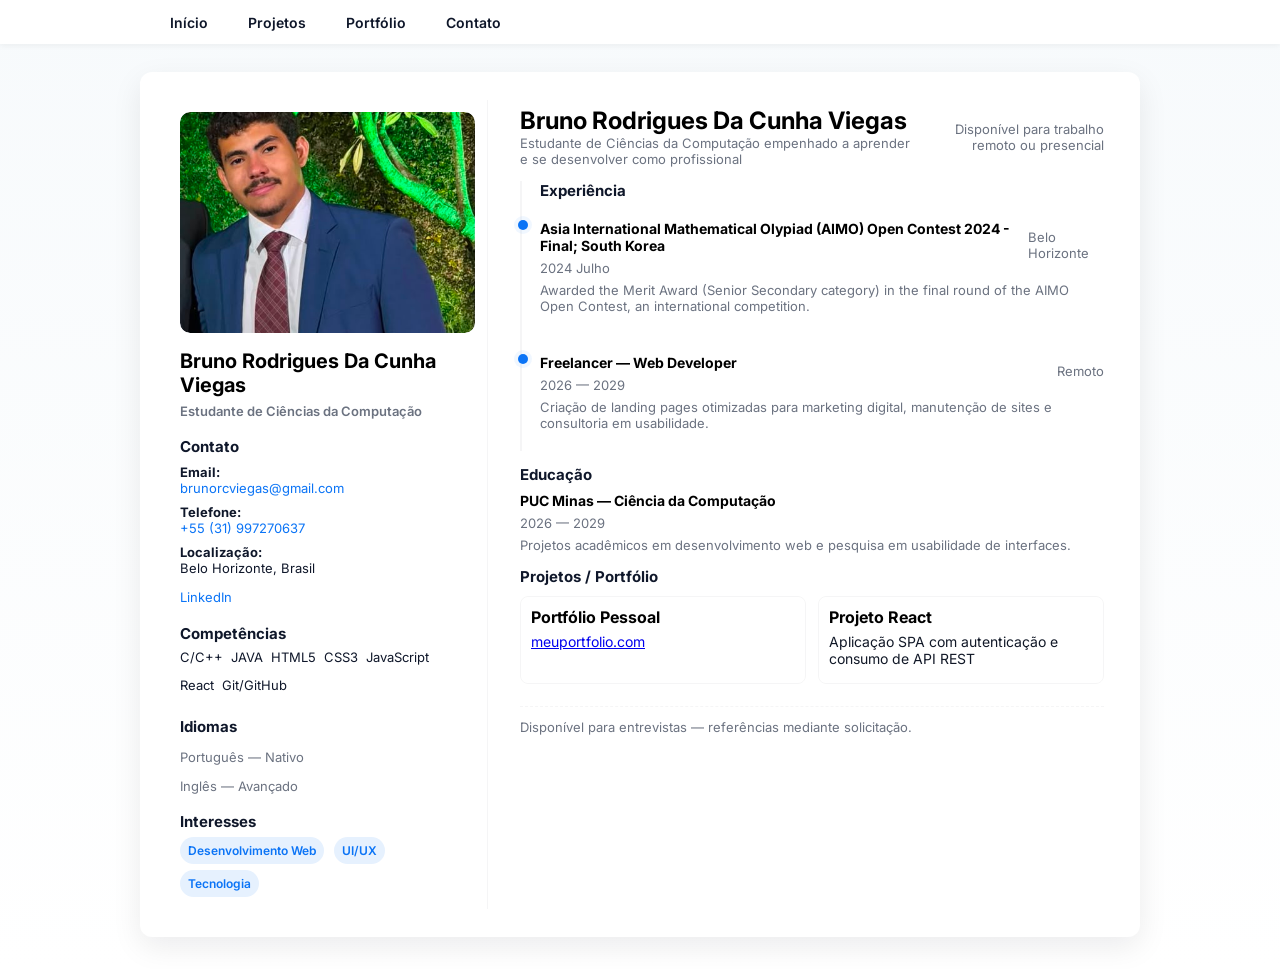
<file: Semana3/public/index.html>
<!doctype html>
<html lang="pt-BR">
<head>
  <meta charset="utf-8" />
  <meta name="viewport" content="width=device-width,initial-scale=1" />
  <title>Currículo — João Pedro Fernandes</title>
  <meta name="description" content="Currículo em HTML/CSS de João Pedro Fernandes" />

  <!-- Fonte (substitua se preferir) -->
  <link href="https://fonts.googleapis.com/css2?family=Inter:wght@300;400;600;700&display=swap" rel="stylesheet">
  <link rel="stylesheet" href="style.css">
</head>
<body>
  <header class="site-header">
    <nav class="navbar">
      <ul>
        <li><a href="index.html">Início</a></li>
        <li><a href="projetos.html">Projetos</a></li>
        <li><a href="portfolio.html">Portfólio</a></li>
        <li><a href="contato.html">Contato</a></li>
      </ul>
    </nav>
  </header>

  <article class="cv-wrap" role="article" aria-label="Currículo">

    <!-- SIDEBAR -->
    <aside class="sidebar" aria-label="Informações pessoais">
      <div class="photo" aria-hidden="true">
        <img src="fotoBruno.jpeg" alt="Foto de Bruno" style="width:100%;height:100%;object-fit:cover;border-radius:10px;"/>
      </div>
      <div class="profile">
        <div class="name">Bruno Rodrigues Da Cunha Viegas</div>
        <div class="role">Estudante de Ciências da Computação</div>
      </div>

      <div class="contact">
        <h3>Contato</h3>
        <p><strong>Email:</strong> <br><a href="brunorcviegas@gmail.com">brunorcviegas@gmail.com</a></p>
        <p><strong>Telefone:</strong> <br><a href="tel:+5531997270637">+55 (31) 997270637</a></p>
        <p><strong>Localização:</strong> <br>Belo Horizonte, Brasil</p>

        <div style="margin-top:10px">
          <a class="muted" href="https://www.linkedin.com/in/bruno-rodrigues-viegas?utm_source=share_via&utm_content=profile&utm_medium=member_ios">LinkedIn</a>
        </div>
      </div>

      <div class="section">
        <h3>Competências</h3>
        <div class="skill-list">
          <span class="skill">C/C++</span>
          <span class="skill">JAVA</span>
          <span class="skill">HTML5</span>
          <span class="skill">CSS3</span>
          <span class="skill">JavaScript</span>
          <span class="skill">React</span>
          <span class="skill">Git/GitHub</span>
        </div>
      </div>

      <div class="section">
        <h3>Idiomas</h3>
        <p class="muted">Português — Nativo</p>
        <p class="muted">Inglês — Avançado</p>
      </div>

      <div class="section">
        <h3>Interesses</h3>
        <span class="tag">Desenvolvimento Web</span>
        <span class="tag">UI/UX</span>
        <span class="tag">Tecnologia</span>
      </div>

    </aside>

    <!-- MAIN -->
    <main class="main">
      <header class="headline">
        <div>
          <h2 style="margin:0">Bruno Rodrigues Da Cunha Viegas</h2>
          <div class="muted">Estudante de Ciências da Computação empenhado a aprender e se desenvolver como profissional</div>
        </div>
        <div style="text-align:right">
          <div class="muted">Disponível para trabalho remoto ou presencial</div>
        </div>
      </header>

      <section class="summary item">
        <h3></h3>
        <p class="desc"></p>
      </section>

      <section class="experience item">
        <h3>Experiência</h3>

        <div class="exp-row">
          <div class="meta">
            <div>
              <h4>Asia International Mathematical Olypiad (AIMO) Open Contest 2024 - Final; South Korea</h4>
              <div class="muted">2024 Julho</div>
            </div>
            <div class="muted">Belo Horizonte</div>
          </div>
          <p class="desc">Awarded the Merit Award (Senior Secondary category) in the final round of the AIMO Open Contest, an international competition.</p>
        </div>

        <div class="exp-row">
          <div class="meta">
            <div>
              <h4>Freelancer — Web Developer</h4>
              <div class="muted">2026 — 2029</div>
            </div>
            <div class="muted">Remoto</div>
          </div>
          <p class="desc">Criação de landing pages otimizadas para marketing digital, manutenção de sites e consultoria em usabilidade.</p>
        </div>
      </section>

      <section class="item">
        <h3>Educação</h3>
        <div style="margin-top:8px">
          <h4>PUC Minas — Ciência da Computação</h4>
          <div class="muted">2026 — 2029</div>
          <p class="desc">Projetos acadêmicos em desenvolvimento web e pesquisa em usabilidade de interfaces.</p>
        </div>
      </section>

      <section class="item">
        <h3>Projetos / Portfólio</h3>
        <div style="display:grid; grid-template-columns:repeat(auto-fit, minmax(180px,1fr)); gap:12px; margin-top:10px">
          <div style="padding:10px; border-radius:8px; border:1px solid rgba(15,23,42,0.04)">
            <strong>Portfólio Pessoal</strong>
            <p class="muted"><a href="https://meuportfolio.com">meuportfolio.com</a></p>
          </div>
          <div style="padding:10px; border-radius:8px; border:1px solid rgba(15,23,42,0.04)">
            <strong>Projeto React</strong>
            <p class="muted">Aplicação SPA com autenticação e consumo de API REST</p>
          </div>
        </div>
      </section>

      <footer style="margin-top:22px; border-top:1px dashed rgba(15,23,42,0.04); padding-top:12px">
        <div class="muted">Disponível para entrevistas — referências mediante solicitação.</div>
      </footer>

    </main>
  </article>
</body>
</html>
</file>
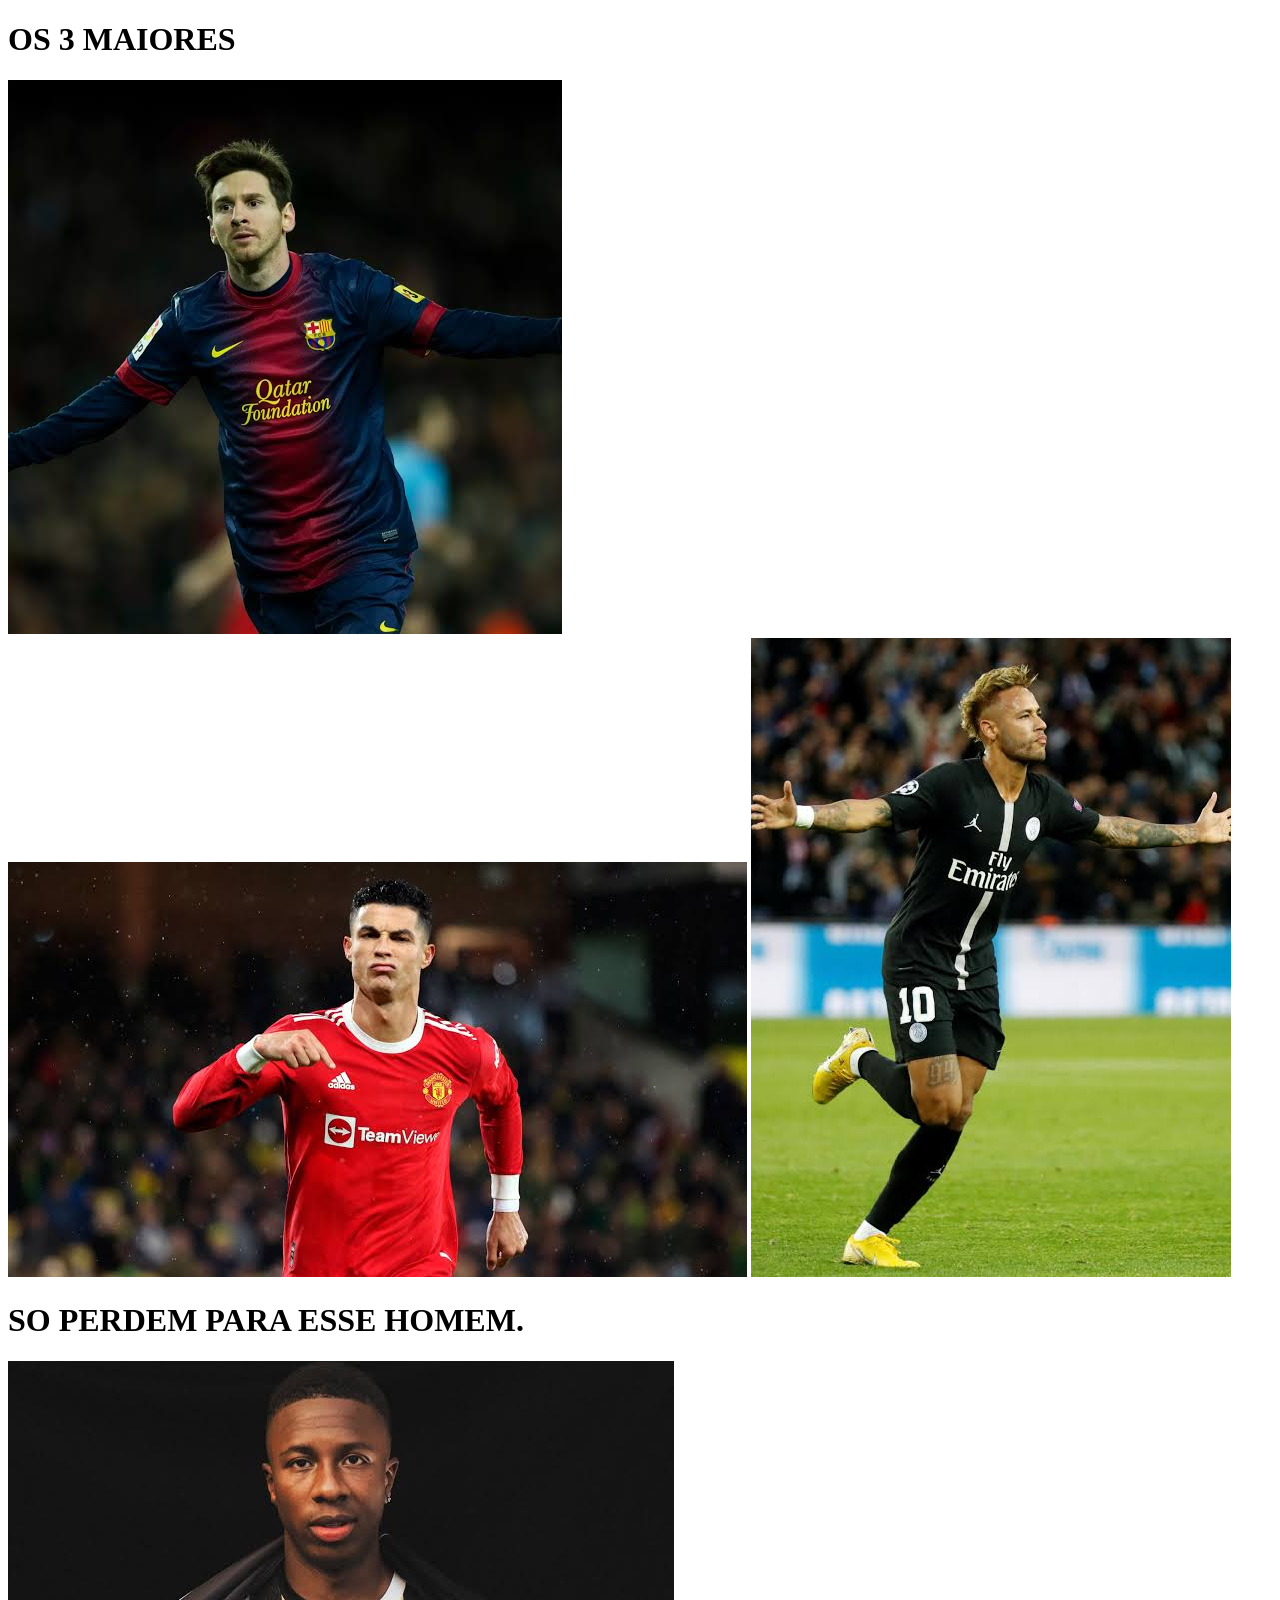
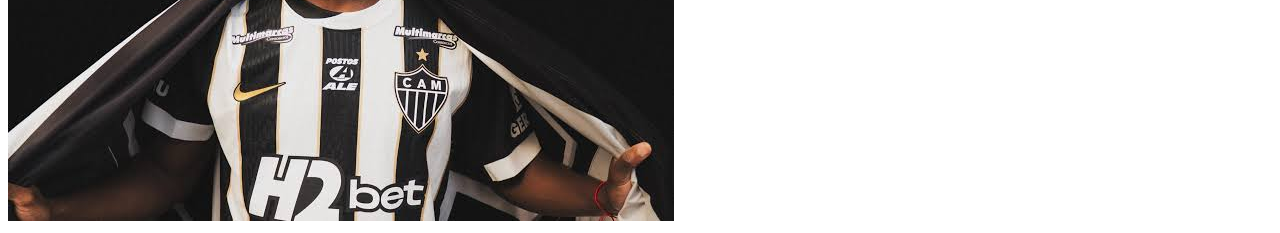
<file: teste.html>
<!DOCTYPE html>
<html lang="en">
<head>
    <meta charset="UTF-8">
    <meta name="viewport" content="width=device-width, initial-scale=1.0">
    <title>Trabalho1</title>
</head>
<body>
    <h1>OS 3 MAIORES</h1>
    <h1> </h1>
    <img src="messi.jpg" alt="">
    <img src="cr7.jpg" alt="">
    <img src="ney.jpg" alt="">
    <h1>SO PERDEM PARA ESSE HOMEM.</h1>
    <img src="minda.jpg" alt="">
    
</body>
</html>
</file>
<file: Semana3/public/style.css>
:root{
  --accent:#0b74f6;
  --muted:#6b7280;
  --bg:#f7fafc;
  --card:#ffffff;
  --max-width:1000px;
  --radius:12px;
  color-scheme: light;
}

*{box-sizing:border-box}
html,body{ scroll-behavior:smooth;}
body{
  margin:0;
  font-family:Inter, system-ui, -apple-system, 'Segoe UI', Roboto, 'Helvetica Neue', Arial;
  background:linear-gradient(180deg, var(--bg), #fff);
  -webkit-font-smoothing:antialiased;
  -moz-osx-font-smoothing:grayscale;
  padding:72px 16px 32px; /* espaço para o menu fixo */
  display:flex;
  justify-content:center;
}

/* NAVBAR */
.site-header{
  position:fixed;
  top:0; left:0; right:0;
  background:var(--card);
  box-shadow:0 2px 6px rgba(0,0,0,0.05);
  z-index:1000;
}
.navbar{
  max-width:var(--max-width);
  margin:0 auto;
  padding:12px 20px;
}
.navbar ul{
  margin:0;
  padding:0;
  list-style:none;
  display:flex;
  gap:20px;
}
.navbar a{
  color:#0f172a;
  font-weight:600;
  text-decoration:none;
  font-size:14px;
  transition:color .2s, background .2s;
  padding:6px 10px;
  border-radius:6px;
}
.navbar a:hover{
  color:white;
  background:var(--accent);
}

.cv-wrap{
  width:100%;
  max-width:var(--max-width);
  background:var(--card);
  border-radius:var(--radius);
  box-shadow:0 10px 30px rgba(2,6,23,0.08);
  overflow:hidden;
  display:grid;
  grid-template-columns: 320px 1fr;
  gap:24px;
  padding:28px;
}

/* SIDEBAR */
.sidebar{
  padding:12px 12px;
  border-right:1px solid rgba(15,23,42,0.04);
}

.photo{
  width:100%;
  aspect-ratio: 4/3;
  background:linear-gradient(135deg, rgba(11,116,246,0.08), rgba(11,116,246,0.02));
  border-radius:10px;
  display:flex;
  align-items:center;
  justify-content:center;
  font-weight:600;
  color:var(--accent);
  font-size:14px;
  margin-bottom:16px;
  overflow:hidden;
}

.name{font-size:20px; font-weight:700; margin:6px 0}
.role{color:var(--muted); font-weight:600; font-size:13px}

.contact, .section{margin-top:18px}
.contact p{margin:8px 0; font-size:13px; color:#0f172a}
.contact a{color:var(--accent); text-decoration:none}
.contact a:hover{text-decoration:underline}
.contact small{display:block; color:var(--muted); font-size:12px}

.tag{
  display:inline-block;
  padding:6px 8px;
  border-radius:999px;
  background:rgba(11,116,246,0.1);
  color:var(--accent);
  font-weight:600;
  font-size:12px;
  margin:6px 6px 0 0;
}

.skill-list{display:flex; flex-wrap:wrap}
.skill{font-size:13px; color:#0f172a; margin:6px 8px 6px 0}

/* MAIN */
.main{padding:6px 8px}
.headline{display:flex; align-items:center; justify-content:space-between}
.summary{color:#0f172a; margin-top:12px; line-height:1.45}

h3{margin:0; font-size:15px; color:#0f172a}
.muted{color:var(--muted); font-size:13px}

.item{margin-top:14px}
.item .meta{display:flex; align-items:center; justify-content:space-between}
.item h4{margin:6px 0; font-size:14px}
.item p{margin:6px 0; color:#111827; font-size:14px}
.item .desc{color:var(--muted); font-size:13px}

/* Timeline bullets */
.experience{border-left:2px solid rgba(15,23,42,0.04); padding-left:18px}
.exp-row{position:relative; padding:14px 0}
.exp-row::before{
  content:''; width:10px; height:10px; border-radius:50%; background:var(--accent); position:absolute; left:-22px; top:20px;
  box-shadow:0 0 0 4px rgba(11,116,246,0.06)
}

/* responsive */
@media (max-width:880px){
  .cv-wrap{grid-template-columns:1fr; padding:20px}
  .headline{flex-direction:column; align-items:flex-start; gap:6px}
  .sidebar{border-right:none; border-bottom:1px solid rgba(15,23,42,0.04); padding-bottom:18px}
  .navbar ul{flex-direction:column; gap:10px}
}

/* Print */
@media print{
  body{background:white; padding:0}
  .cv-wrap{box-shadow:none; border-radius:0; width:100%; max-width:800px}
  .site-header{display:none}
  a::after{content:''}
}
</file>
